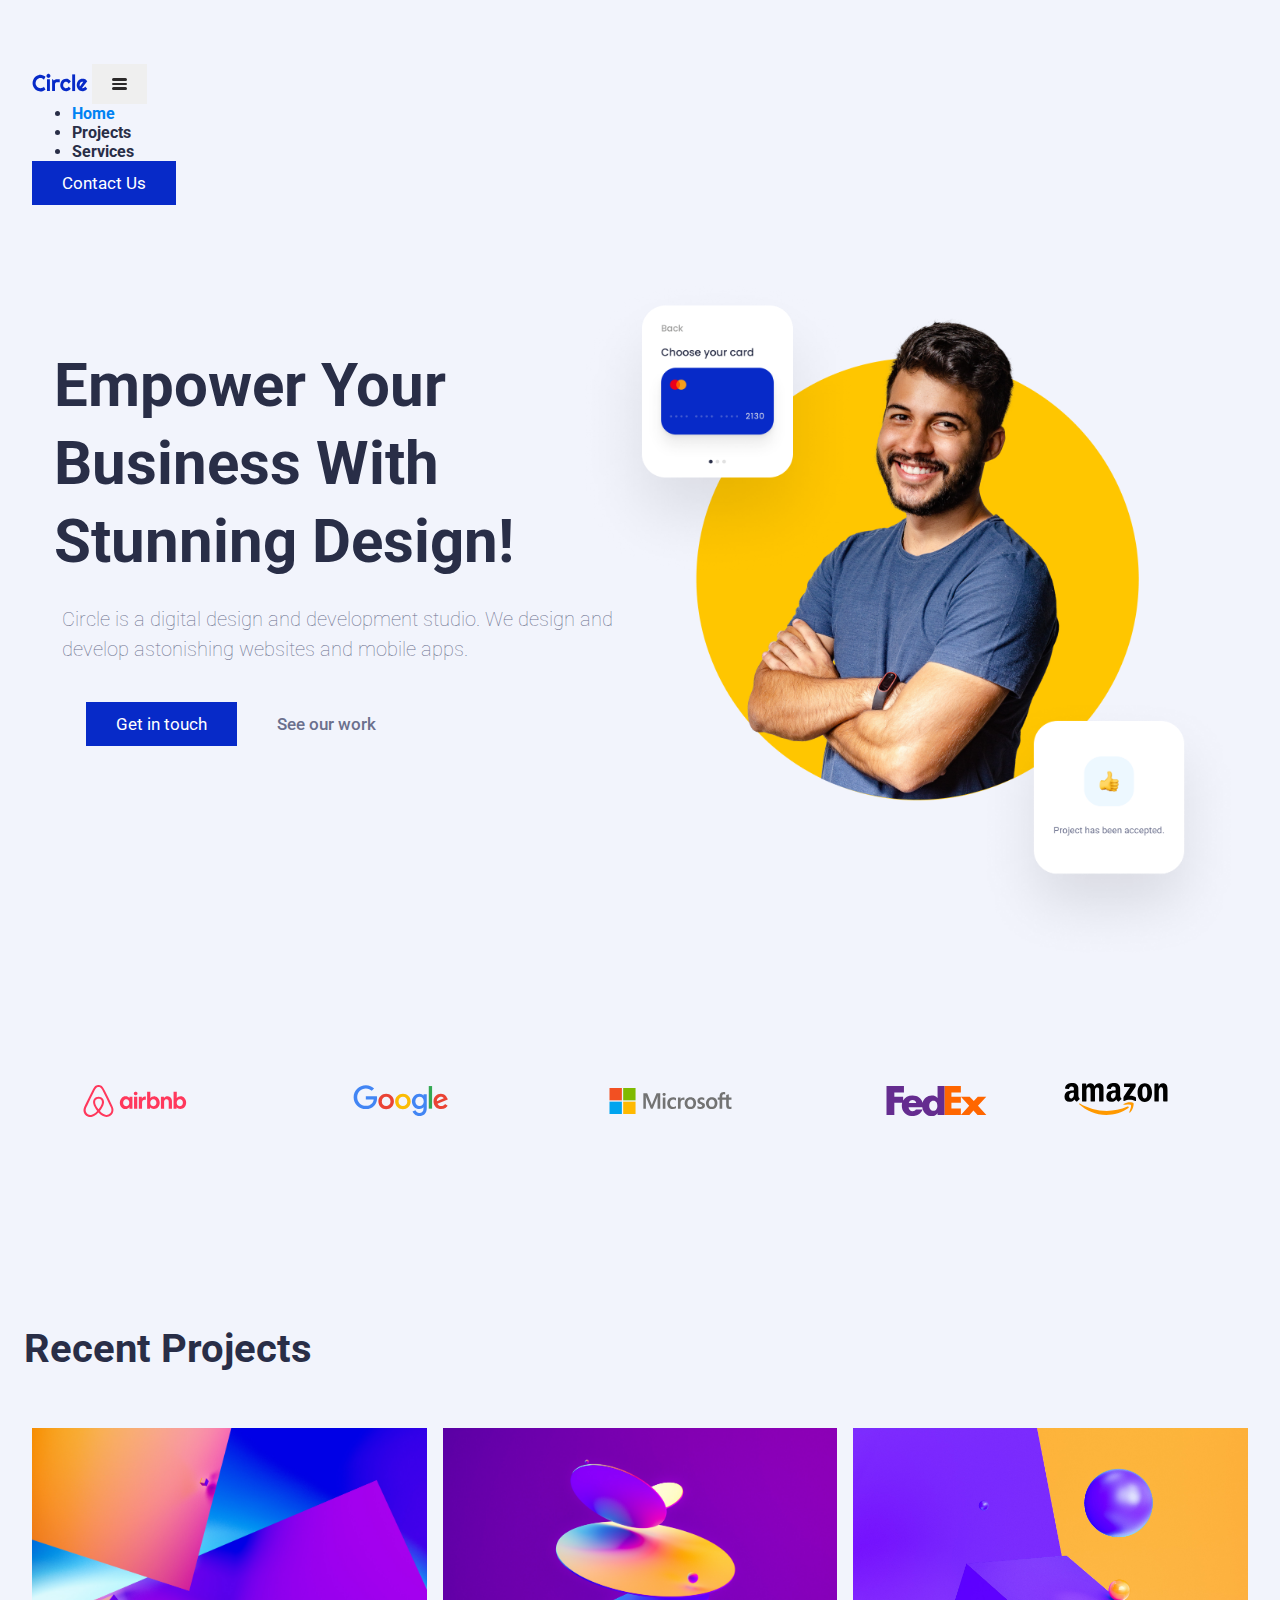
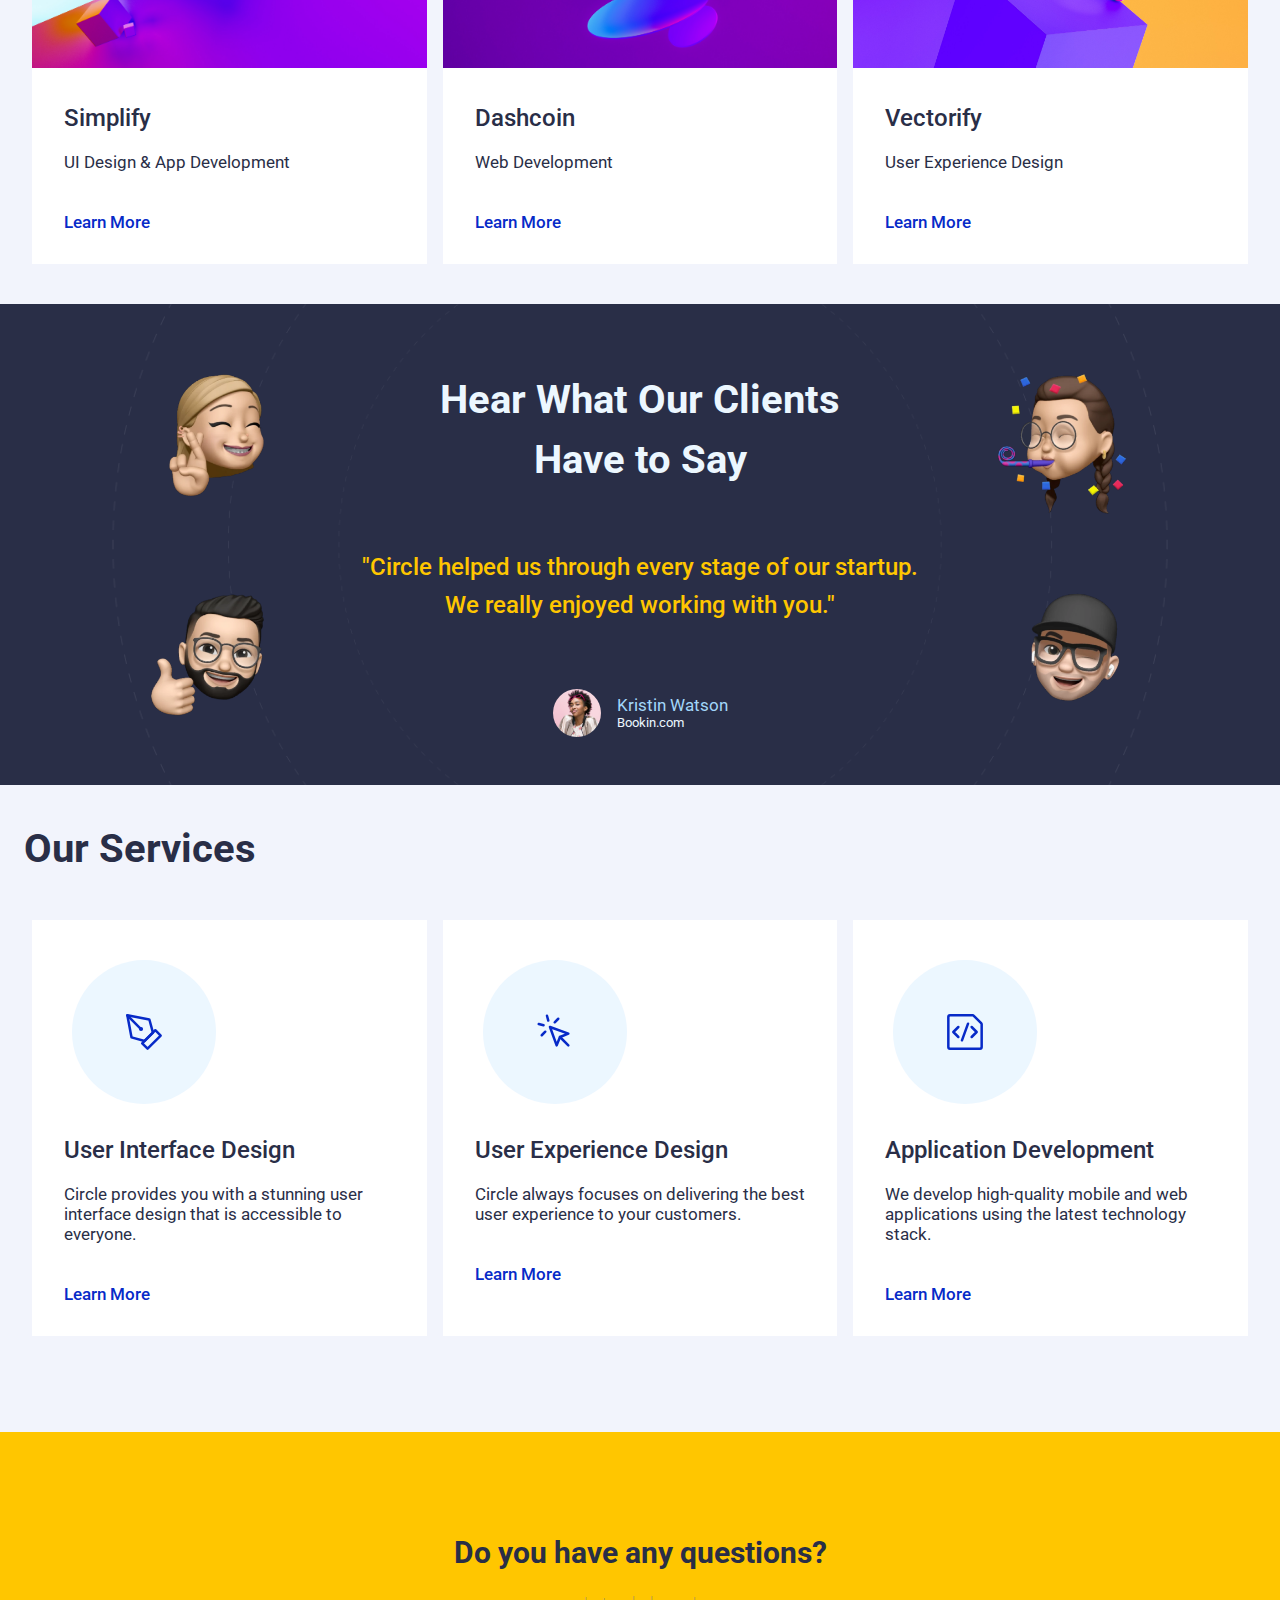
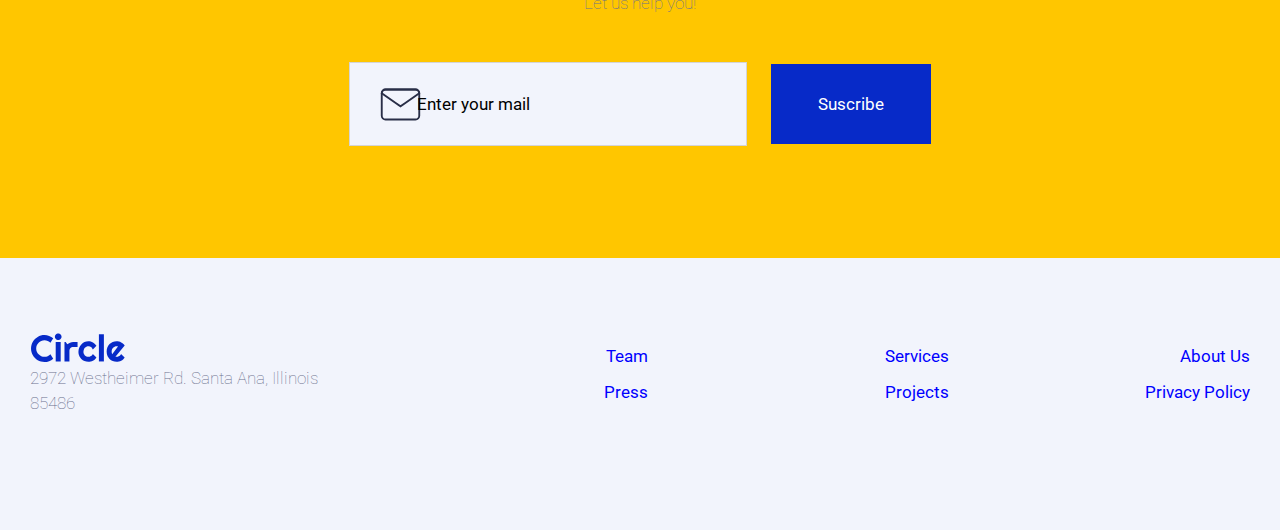
<file: index.html>
<!DOCTYPE html>
<html lang="es">
  <head>
    <meta charset="UTF-8" />
    <meta http-equiv="X-UA-Compatible" content="IE=edge" />
    <meta name="viewport" content="width=device-width, initial-scale=1.0" />
    <title>Circle - HomePage</title>
    <!-- CSS Bootstrap and Customize CSS native-->
    <link
      href="https://cdn.jsdelivr.net/npm/bootstrap@5.2.3/dist/css/bootstrap.min.css"
      rel="stylesheet"
      integrity="sha384-rbsA2VBKQhggwzxH7pPCaAqO46MgnOM80zW1RWuH61DGLwZJEdK2Kadq2F9CUG65"
      crossorigin="anonymous"
    />
    <!-- CSS media query on a link element -->
    <!-- mobile or común-->
    <link rel="stylesheet" href="../Style/styleMobileOrComun.css" />
    <!-- tablet, pc... -->
    <link
      rel="stylesheet"
      media="(min-width: 768px)"
      href="../Style/styleTablet.css"
    />
    <link
      rel="stylesheet"
      media="(min-width: 992px)"
      href="../Style/stylePC.css"
    />

    <!-- Google Fonts - Roboto -->
    <link rel="preconnect" href="https://fonts.googleapis.com" />
    <link rel="preconnect" href="https://fonts.gstatic.com" crossorigin />
    <link
      href="https://fonts.googleapis.com/css2?family=Roboto:wght@400;500;700;900&display=swap"
      rel="stylesheet"
    />
  </head>
  <body>
    <!-- Simulate a smartphone -->
    <!-- Navigation-->
    <nav class="navbar navbar-expand-lg">
      <div class="container-fluid">
        <img src="../Style/img/logos/circle.svg" alt="logo Circle" />
        <button
          class="navbar-toggler"
          type="button"
          data-bs-toggle="collapse"
          data-bs-target="#navbarResponsive"
          aria-controls="navbarResponsive"
          aria-expanded="false"
          aria-label="Toggle navigation"
        >
          <div class="toogler-icon"></div>
          <div class="toogler-icon"></div>
          <div class="toogler-icon"></div>
        </button>
        <div
          class="collapse navbar-collapse justify-content-center"
          id="navbarResponsive"
        >
          <ul class="navbar-nav py-4 py-lg-0">
            <li class="nav-item">
              <a class="nav-link" href="./index.html">Home</a>
            </li>
            <li class="nav-item">
              <a class="nav-link" href="#">Projects</a>
            </li>
            <li class="nav-item">
              <a class="nav-link" href="#">Services</a>
            </li>
          </ul>
        </div>
        <a href="./Page/contact-us.html" class="notDisplayMobileTablet"
          >Contact Us</a
        >
      </div>
    </nav>

    <section class="hero">
      <article>
        <h1>Empower Your Business With Stunning Design!</h1>
        <h4>
          Circle is a digital design and development studio. We design and
          develop astonishing websites and mobile apps.
        </h4>
        <div class="buttons">
          <button>Get in touch</button><button>See our work</button>
        </div>
      </article>
      <article>
        <img
          src="./Style/img/hero-section/card-1.png"
          class="notDisplayMobile"
          alt=""
        />
        <img
          src="./Style/img/hero-section/hero-image.png"
          alt="cliente feliz"
        />
        <img
          src="./Style/img/hero-section/card-2.png"
          class="notDisplayMobile"
          alt=""
        />
      </article>
    </section>
    <section class="clientes">
      <article class="cliente">
        <img src="../Style/img/logos/airbnb-logo.svg" alt="logo Airbnb" />
        <img src="../Style/img/logos/google-logo.svg" alt="logo Google" />
      </article>
      <article class="cliente">
        <img
          src="../Style/img/logos/microsoft-logo.svg"
          alt="logo microsoft-logo"
        />
        <img src="../Style/img/logos/fedex-logo.svg" alt="logo Fedex" />
      </article>
      <article class="notDisplayMobileTablet">
        <img src="../Style/img/logos/amazon-logo.svg" alt="logo Amazon" />
      </article>
    </section>
    <section class="projects">
      <h2>Recent Projects</h2>
      <div>
        <article>
          <img src="./Style/img/projects-section/1.jpg" alt="" />
          <div>
            <h3>Simplify</h3>
            <h5>UI Design & App Development</h5>
            <a href="./Page/project.html" rel="noopener noreferrer"
              >Learn More</a
            >
          </div>
        </article>
        <article>
          <img src="./Style/img/projects-section/2.jpg" alt="" />
          <div>
            <h3>Dashcoin</h3>
            <h5>Web Development</h5>
            <a href="./Page/project.html" rel="noopener noreferrer"
              >Learn More</a
            >
          </div>
        </article>
        <article>
          <img src="./Style/img/projects-section/3.jpg" alt="" />
          <div>
            <h3>Vectorify</h3>
            <h5>User Experience Design</h5>
            <a href="./Page/project.html" rel="noopener noreferrer"
              >Learn More</a
            >
          </div>
        </article>
      </div>
    </section>
    <section class="testimonial">
      <h2>Hear What Our Clients Have to Say</h2>
      <h3>
        "Circle helped us through every stage of our startup. We really enjoyed
        working with you."
      </h3>
      <article>
        <div class="perfil"></div>
        <div>
          <p class="perfilNombre">Kristin Watson</p>
          <p class="perfilEmpresa">Bookin.com</p>
        </div>
      </article>
      <img
        src="./Style/img/testimonial-section/memoji-1.png"
        alt=""
        class="notDisplayMobile"
      />
      <img
        src="./Style/img/testimonial-section/memoji-2.png"
        alt=""
        class="notDisplayMobile"
      />
      <img
        src="./Style/img/testimonial-section/memoji-3.png"
        alt=""
        class="notDisplayMobile"
      />
      <img
        src="./Style/img/testimonial-section/memoji-4.png"
        alt=""
        class="notDisplayMobile"
      />
    </section>

    <section class="projects services">
      <h2>Our Services</h2>
      <div>
        <article>
          <div>
            <div class="logo logo1"></div>
            <h3>User Interface Design</h3>
            <h5>
              Circle provides you with a stunning user interface design that is
              accessible to everyone.
            </h5>
            <a href="#">Learn More</a>
          </div>
        </article>
        <article>
          <div>
            <div class="logo logo2"></div>
            <h3>User Experience Design</h3>
            <h5>
              Circle always focuses on delivering the best user experience to
              your customers.
            </h5>
            <a href="#" rel="noopener noreferrer">Learn More</a>
          </div>
        </article>
        <article>
          <div>
            <div class="logo logo3"></div>
            <h3>Application Development</h3>
            <h5>
              We develop high-quality mobile and web applications using the
              latest technology stack.
            </h5>
            <a href="#" rel="noopener noreferrer">Learn More</a>
          </div>
        </article>
      </div>
    </section>

    <section class="contact-us">
      <h2>Do you have any questions?</h2>
      <h4>Let us help you!</h4>
      <form id="CTAForm" action="submit" method="post">
        <input type="email" id="mail" placeholder="Enter your mail" />
        <button type="submit">Suscribe</button>
      </form>
    </section>
    <footer>
      <div>
        <img src="../Style/img/logos/circle.svg" alt="logo Circle" />
        <h4>2972 Westheimer Rd. Santa Ana, Illinois 85486</h4>
      </div>
      <nav class="footer-links">
        <a href="#" class="footer-link">Team</a>
        <a href="#" class="footer-link">Services</a>
        <a href="#" class="footer-link">About Us</a>
        <a href="#" class="footer-link">Press</a>
        <a href="#" class="footer-link">Projects</a>
        <a href="#" class="footer-link">Privacy Policy</a>
      </nav>
    </footer>

    <script src="../JS/index.js"></script>
    <!-- JavaScript Bundle with Popper -->
    <script
      src="https://cdn.jsdelivr.net/npm/bootstrap@5.2.3/dist/js/bootstrap.bundle.min.js"
      integrity="sha384-kenU1KFdBIe4zVF0s0G1M5b4hcpxyD9F7jL+jjXkk+Q2h455rYXK/7HAuoJl+0I4"
      crossorigin="anonymous"
    ></script>
  </body>
</html>
</file>
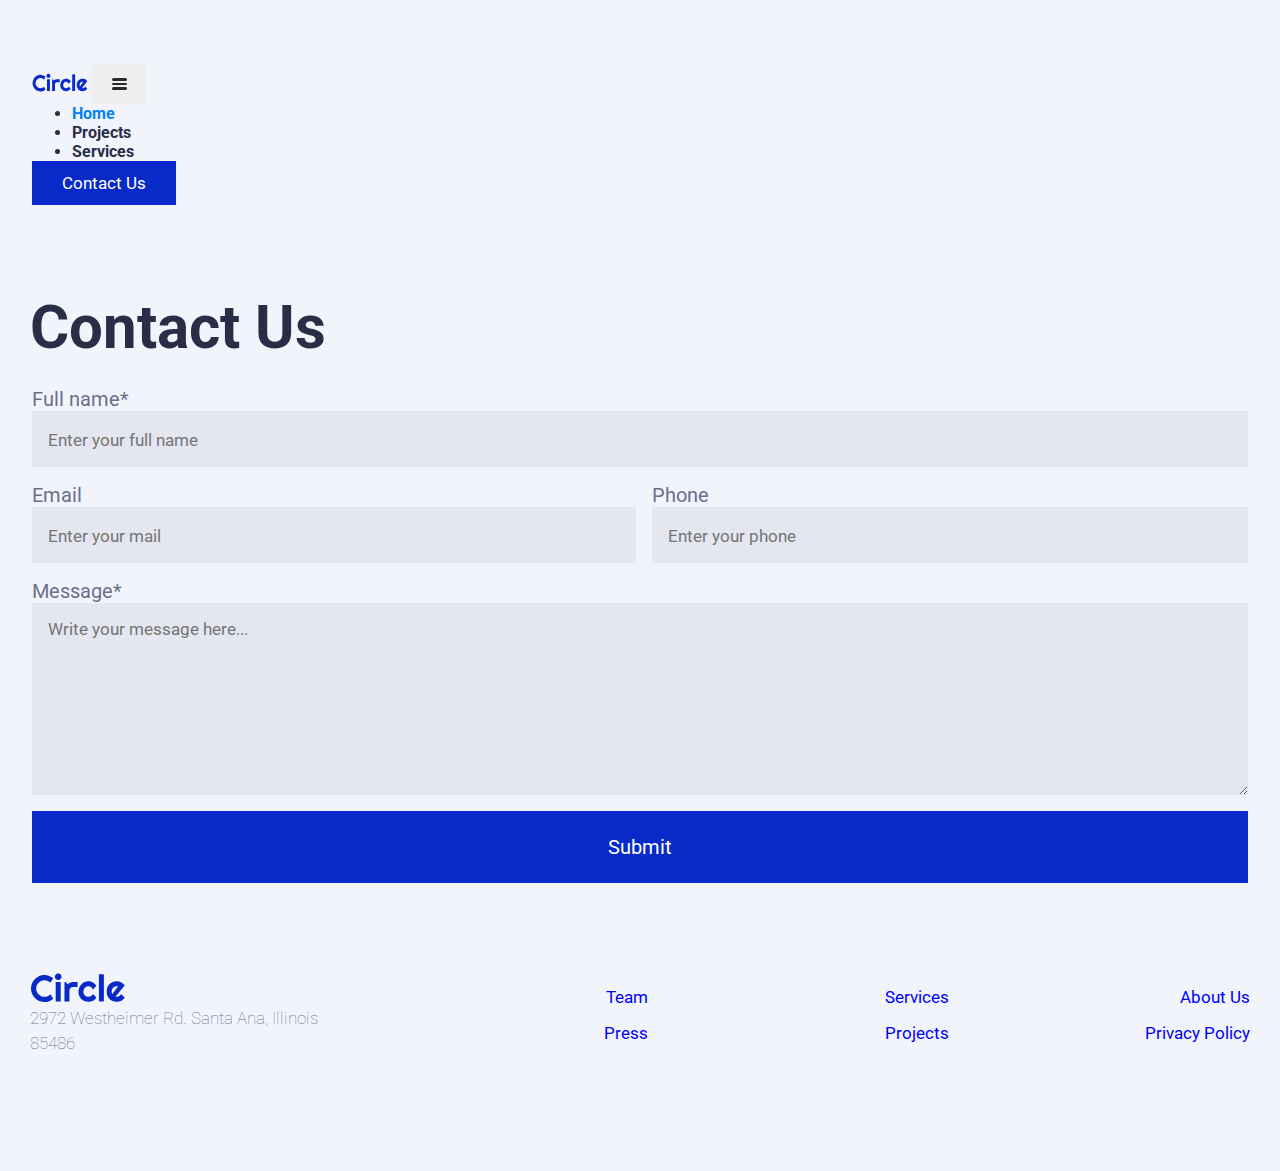
<file: Page/contact-us.html>
<!DOCTYPE html>
<html lang="es">
  <head>
    <meta charset="UTF-8" />
    <meta http-equiv="X-UA-Compatible" content="IE=edge" />
    <meta name="viewport" content="width=device-width, initial-scale=1.0" />
    <title>Circle - Contact-us</title>
    <!-- CSS Bootstrap and Customize CSS native-->
    <link
      href="https://cdn.jsdelivr.net/npm/bootstrap@5.2.3/dist/css/bootstrap.min.css"
      rel="stylesheet"
      integrity="sha384-rbsA2VBKQhggwzxH7pPCaAqO46MgnOM80zW1RWuH61DGLwZJEdK2Kadq2F9CUG65"
      crossorigin="anonymous"
    />
    <!-- CSS media query on a link element -->
    <!-- mobile or común-->
    <link rel="stylesheet" href="../Style/styleMobileOrComun.css" />
    <!-- tablet, pc... -->
    <link
      rel="stylesheet"
      media="(min-width: 768px)"
      href="../Style/styleTablet.css"
    />
    <link
      rel="stylesheet"
      media="(min-width: 992px)"
      href="../Style/stylePC.css"
    />
    <!-- Google Fonts - Roboto -->
    <link rel="preconnect" href="https://fonts.googleapis.com" />
    <link rel="preconnect" href="https://fonts.gstatic.com" crossorigin />
    <link
      href="https://fonts.googleapis.com/css2?family=Roboto:wght@400;500;700;900&display=swap"
      rel="stylesheet"
    />
  </head>
  <body>
    <!-- Simulate a smartphone -->
    <!-- Navigation-->
    <nav class="navbar navbar-expand-lg">
      <div class="container-fluid">
        <img src="../Style/img/logos/circle.svg" alt="logo Circle" />
        <button
          class="navbar-toggler"
          type="button"
          data-bs-toggle="collapse"
          data-bs-target="#navbarResponsive"
          aria-controls="navbarResponsive"
          aria-expanded="false"
          aria-label="Toggle navigation"
        >
          <div class="toogler-icon"></div>
          <div class="toogler-icon"></div>
          <div class="toogler-icon"></div>
        </button>
        <div
          class="collapse navbar-collapse justify-content-center"
          id="navbarResponsive"
        >
          <ul class="navbar-nav py-4 py-lg-0">
            <li class="nav-item">
              <a class="nav-link" href="../index.html">Home</a>
            </li>
            <li class="nav-item">
              <a class="nav-link" href="#">Projects</a>
            </li>
            <li class="nav-item">
              <a class="nav-link" href="#">Services</a>
            </li>
          </ul>
        </div>
        <a href="./contact-us.html" class="notDisplayMobileTablet"
          >Contact Us</a
        >
      </div>
    </nav>
    <main class="mainContactUs">
      <h1>Contact Us</h1>
      <form id="contactUsForm">
        <label for="fullName">Full name* </label>
        <input
          id="fullName"
          type="text"
          placeholder="Enter your full name"
          required
        />
        <div>
          <div>
            <label for="email">Email</label>
            <input id="email" type="email" placeholder="Enter your mail" />
          </div>
          <div>
            <label for="phone">Phone</label>
            <input
              id="phone"
              type="tel"
              pattern="[0-9]{9}"
              placeholder="Enter your phone"
            />
          </div>
        </div>
        <label for="message">Message*</label>
        <textarea
          id="mess"
          placeholder="Write your message here..."
          required
        ></textarea>
        <input type="submit" />
      </form>
    </main>
    <footer>
      <div>
        <img src="../Style/img/logos/circle.svg" alt="logo Circle" />
        <h4>2972 Westheimer Rd. Santa Ana, Illinois 85486</h4>
      </div>
      <nav class="footer-links">
        <a href="#" class="footer-link">Team</a>
        <a href="#" class="footer-link">Services</a>
        <a href="#" class="footer-link">About Us</a>
        <a href="#" class="footer-link">Press</a>
        <a href="#" class="footer-link">Projects</a>
        <a href="#" class="footer-link">Privacy Policy</a>
      </nav>
    </footer>

    <script src="../JS/index.js"></script>
    <!-- JavaScript Bundle with Popper -->
    <script
      src="https://cdn.jsdelivr.net/npm/bootstrap@5.2.3/dist/js/bootstrap.bundle.min.js"
      integrity="sha384-kenU1KFdBIe4zVF0s0G1M5b4hcpxyD9F7jL+jjXkk+Q2h455rYXK/7HAuoJl+0I4"
      crossorigin="anonymous"
    ></script>
  </body>
</html>
</file>
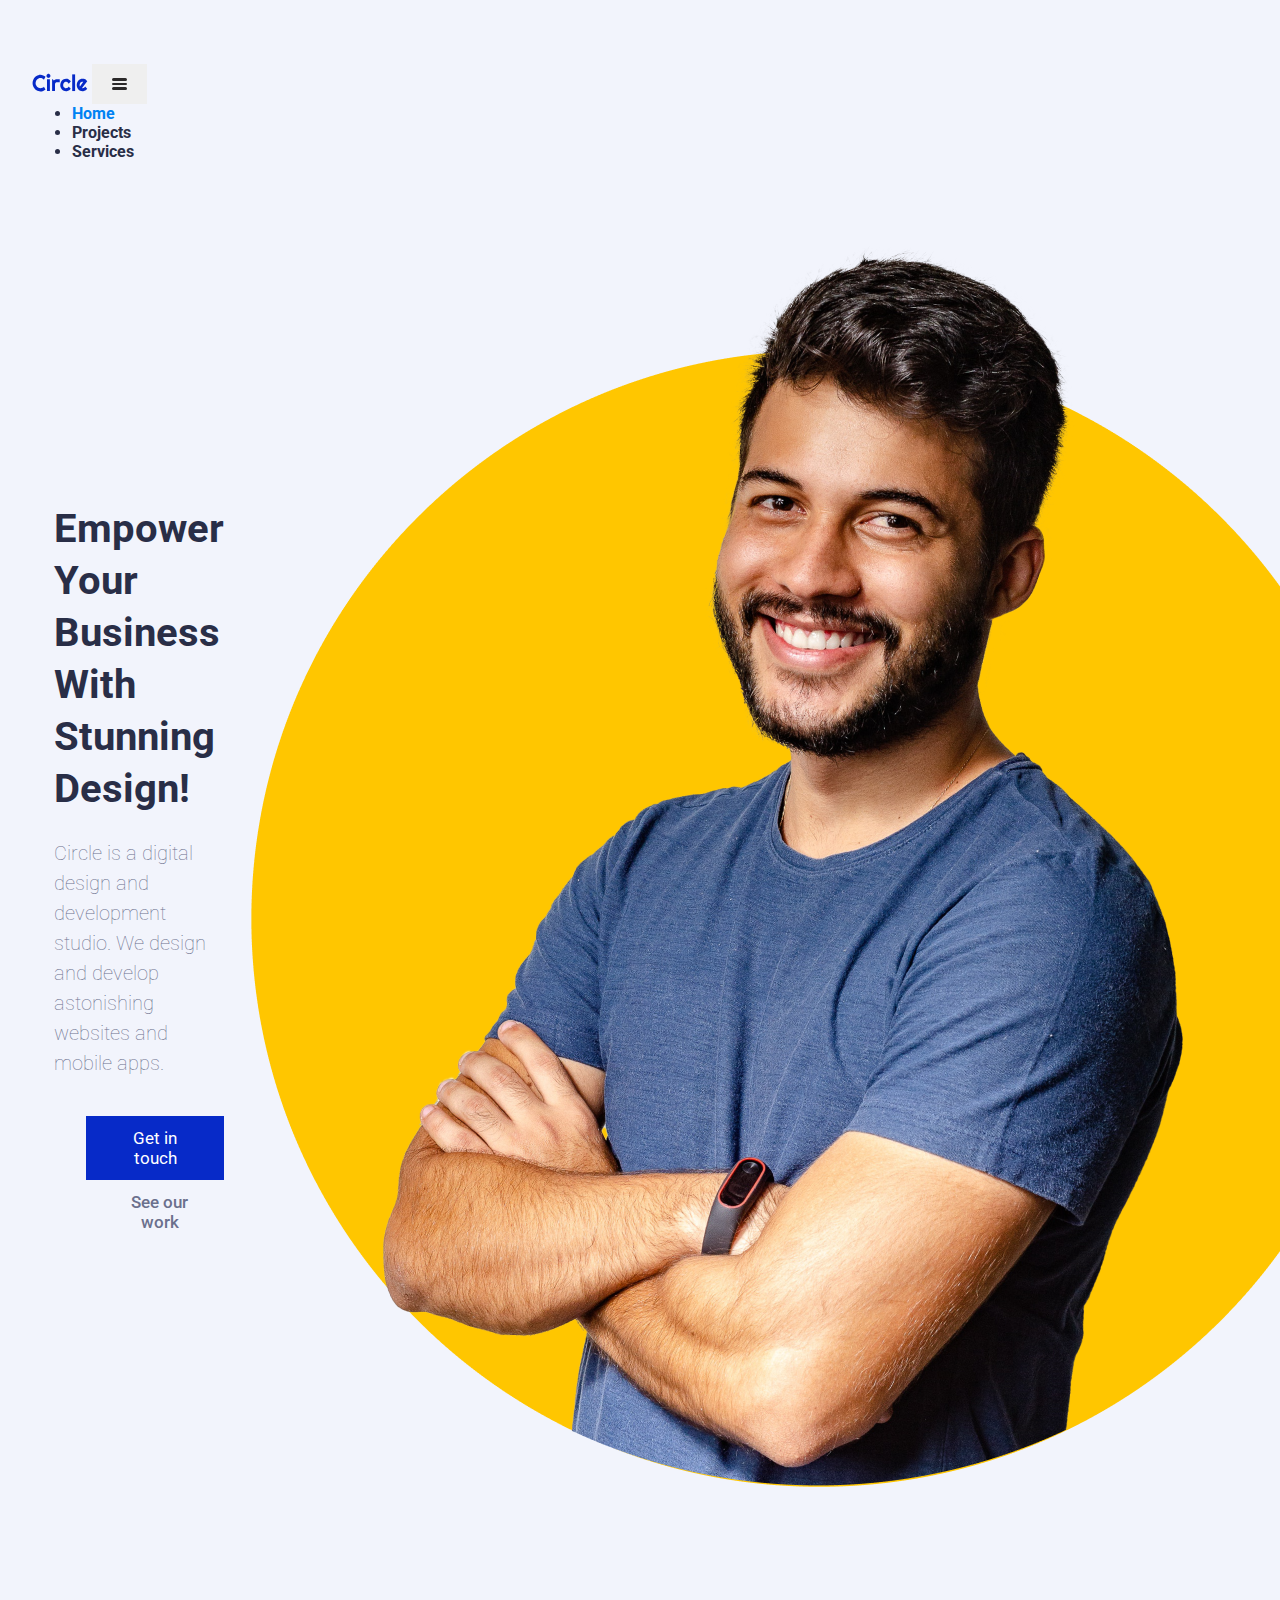
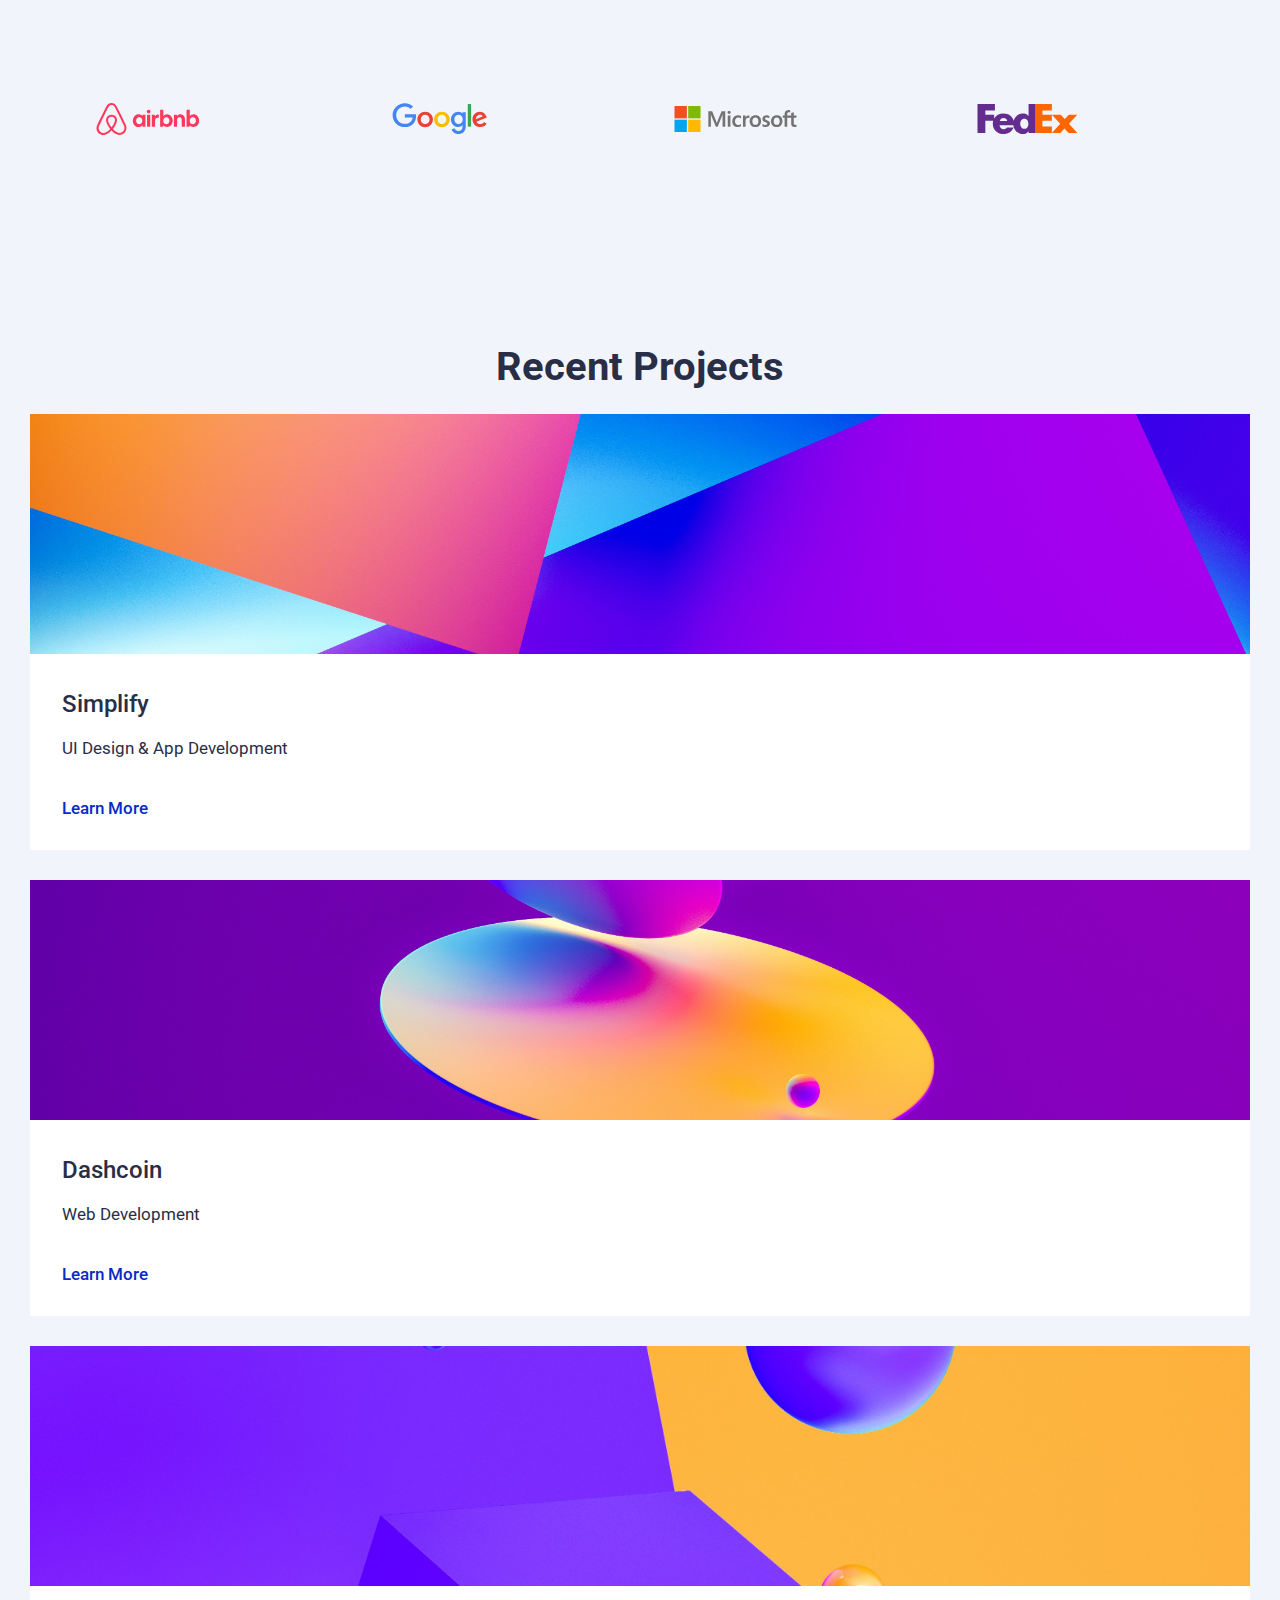
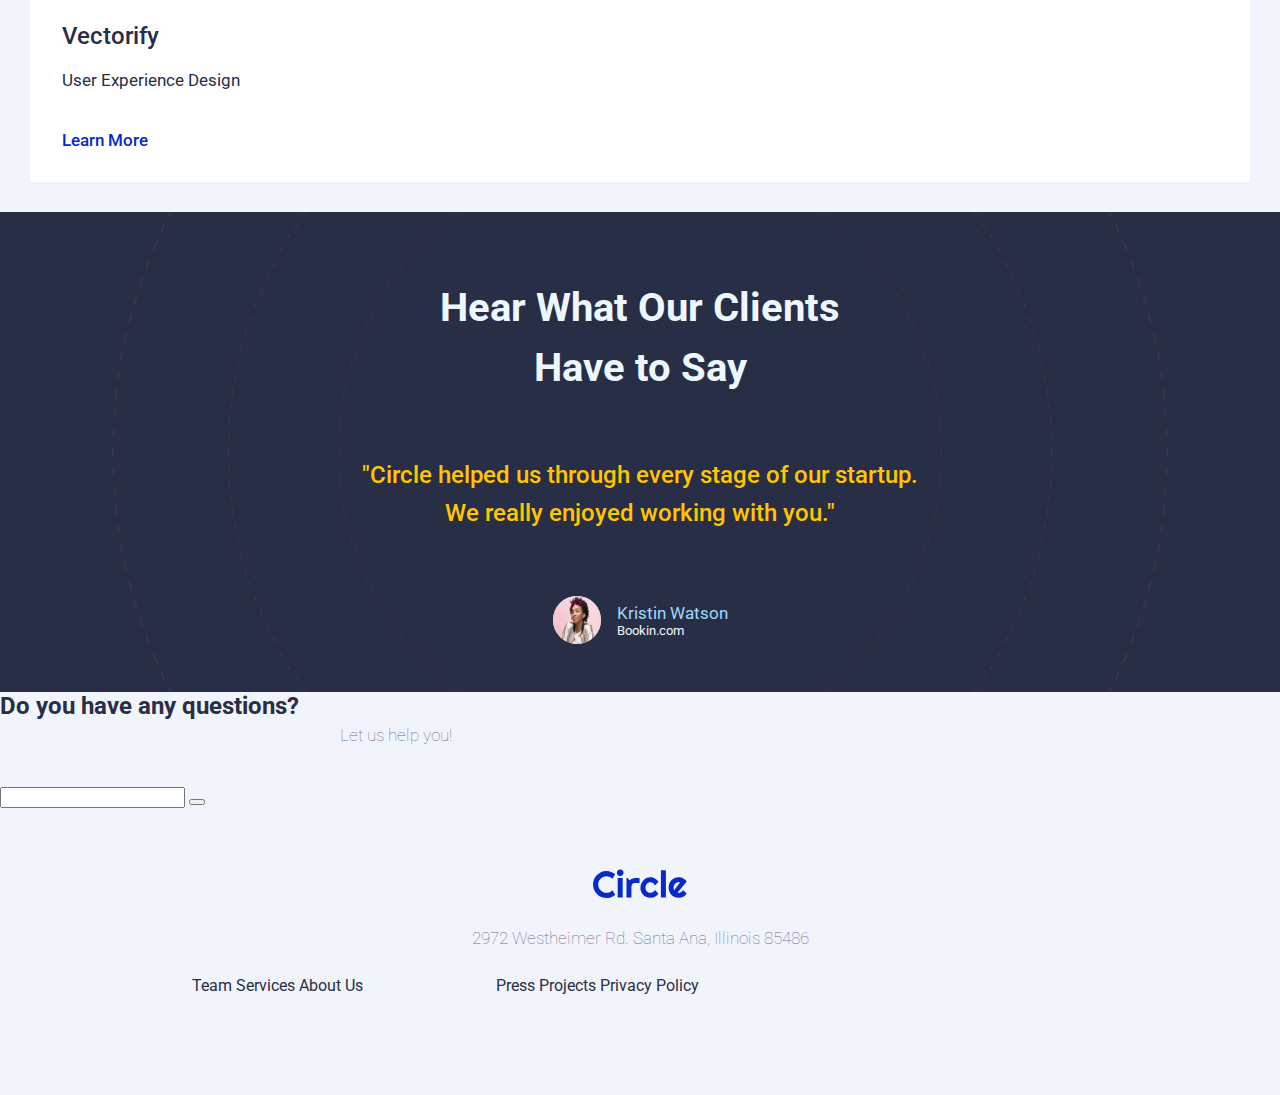
<file: Page/home.html>
<!DOCTYPE html>
<html lang="es">
  <head>
    <meta charset="UTF-8" />
    <meta http-equiv="X-UA-Compatible" content="IE=edge" />
    <meta name="viewport" content="width=device-width, initial-scale=1.0" />
    <title>Circle - HomePage</title>
    <!-- CSS Bootstrap and Customize CSS native-->
    <link
      href="https://cdn.jsdelivr.net/npm/bootstrap@5.2.3/dist/css/bootstrap.min.css"
      rel="stylesheet"
      integrity="sha384-rbsA2VBKQhggwzxH7pPCaAqO46MgnOM80zW1RWuH61DGLwZJEdK2Kadq2F9CUG65"
      crossorigin="anonymous"
    />
    <!-- CSS media query on a link element -->
    <!-- mobile or común-->
    <link rel="stylesheet" href="../Style/styleMobileOrComun.css" />
    <!-- tablet, pc... -->
    <link
      rel="stylesheet"
      media="(min-width: 991px)"
      href="../Style/stylePC.css"
    />

    <!-- Google Fonts - Roboto -->
    <link rel="preconnect" href="https://fonts.googleapis.com" />
    <link rel="preconnect" href="https://fonts.gstatic.com" crossorigin />
    <link
      href="https://fonts.googleapis.com/css2?family=Roboto:wght@400;500;700;900&display=swap"
      rel="stylesheet"
    />
  </head>
  <body>
    <!-- Simulate a smartphone -->
    <!-- Navigation-->
    <nav class="navbar navbar-expand-lg">
      <div class="container-fluid">
        <img src="../Style/img/logos/circle.svg" alt="logo Circle" />
        <button
          class="navbar-toggler"
          type="button"
          data-bs-toggle="collapse"
          data-bs-target="#navbarResponsive"
          aria-controls="navbarResponsive"
          aria-expanded="false"
          aria-label="Toggle navigation"
        >
          <div class="toogler-icon"></div>
          <div class="toogler-icon"></div>
          <div class="toogler-icon"></div>
        </button>
        <div class="collapse navbar-collapse" id="navbarResponsive">
          <ul class="navbar-nav ms-auto py-4 py-lg-0">
            <li class="nav-item">
              <a class="nav-link" href="/Page/home.html">Home</a>
            </li>
            <li class="nav-item">
              <a class="nav-link" href="#">Projects</a>
            </li>
            <li class="nav-item">
              <a class="nav-link" href="#">Services</a>
            </li>
          </ul>
        </div>
        <a href="./contact-us.html" class="notDisplayMobile">Contact Us</a>
      </div>
    </nav>

    <section class="hero">
      <article>
        <h1>Empower Your Business With Stunning Design!</h1>
        <h4>
          Circle is a digital design and development studio. We design and
          develop astonishing websites and mobile apps.
        </h4>
        <div class="buttons">
          <button>Get in touch</button><button>See our work</button>
        </div>
      </article>
      <article>
        <img
          src="../Style/img/hero-section/hero-image.png"
          alt="cliente feliz"
        />
      </article>
    </section>
    <section class="clientes">
      <article class="cliente">
        <img src="../Style/img/logos/airbnb-logo.svg" alt="logo Airbnb" />
        <img src="../Style/img/logos/google-logo.svg" alt="logo Google" />
      </article>
      <article class="cliente">
        <img
          src="../Style/img/logos/microsoft-logo.svg"
          alt="logo microsoft-logo"
        />
        <img src="../Style/img/logos/fedex-logo.svg" alt="logo Fedex" />
      </article>
      <article class="notDisplayMobile">
        <img src="../Style/img/logos/amazon-logo.svg" alt="logo Amazon" />
      </article>
    </section>
    <!-- PENDIENTE JS PARA "EMPUJAR" LOS PROYECTOS A MOSTAR -->
    <section class="projects">
      <h2>Recent Projects</h2>
      <article>
        <img src="../Style/img/projects-section/1.jpg" height: 240px alt="" />
        <div>
          <h3>Simplify</h3>
          <h5>UI Design & App Development</h5>
          <a href="http://" target="_blank" rel="noopener noreferrer"
            >Learn More</a
          >
        </div>
      </article>
      <article>
        <img src="../Style/img/projects-section/2.jpg" height: 240px alt="" />
        <div>
          <h3>Dashcoin</h3>
          <h5>Web Development</h5>
          <a href="http://" target="_blank" rel="noopener noreferrer"
            >Learn More</a
          >
        </div>
      </article>
      <article>
        <img src="../Style/img/projects-section/3.jpg" height: 240px alt="" />
        <div>
          <h3>Vectorify</h3>
          <h5>User Experience Design</h5>
          <a href="http://" target="_blank" rel="noopener noreferrer"
            >Learn More</a
          >
        </div>
      </article>
    </section>
    <section class="testimonial">
      <h2>Hear What Our Clients Have to Say</h2>
      <h3>
        "Circle helped us through every stage of our startup. We really enjoyed
        working with you."
      </h3>
      <article>
        <img
          src="../Style/img/testimonial-section/profile.png"
          alt="Foto carnet de Kristin Watson"
          class="perfil"
        />
        <div>
          <p class="perfilNombre">Kristin Watson</p>
          <p class="perfilEmpresa">Bookin.com</p>
        </div>
      </article>
    </section>

    <section></section>
    <section>
      <h2>Do you have any questions?</h2>
      <h4>Let us help you!</h4>
      <form action="submit" method="post">
        <input type="email" />
        <button type="submit"></button>
      </form>
    </section>
    <footer>
      <img src="../Style/img/logos/circle.svg" alt="logo Circle" />
      <h4>2972 Westheimer Rd. Santa Ana, Illinois 85486</h4>
      <nav class="footer-links">
        <div>
          <a href="#" class="footer-link">Team</a>
          <a href="#" class="footer-link">Services</a>
          <a href="#" class="footer-link">About Us</a>
        </div>
        <div>
          <a href="#" class="footer-link">Press</a>
          <a href="#" class="footer-link">Projects</a>
          <a href="#" class="footer-link">Privacy Policy</a>
        </div>
      </nav>
    </footer>

    <script src="../JS/index.js"></script>
    <!-- JavaScript Bundle with Popper -->
    <script
      src="https://cdn.jsdelivr.net/npm/bootstrap@5.2.3/dist/js/bootstrap.bundle.min.js"
      integrity="sha384-kenU1KFdBIe4zVF0s0G1M5b4hcpxyD9F7jL+jjXkk+Q2h455rYXK/7HAuoJl+0I4"
      crossorigin="anonymous"
    ></script>
  </body>
</html>
</file>
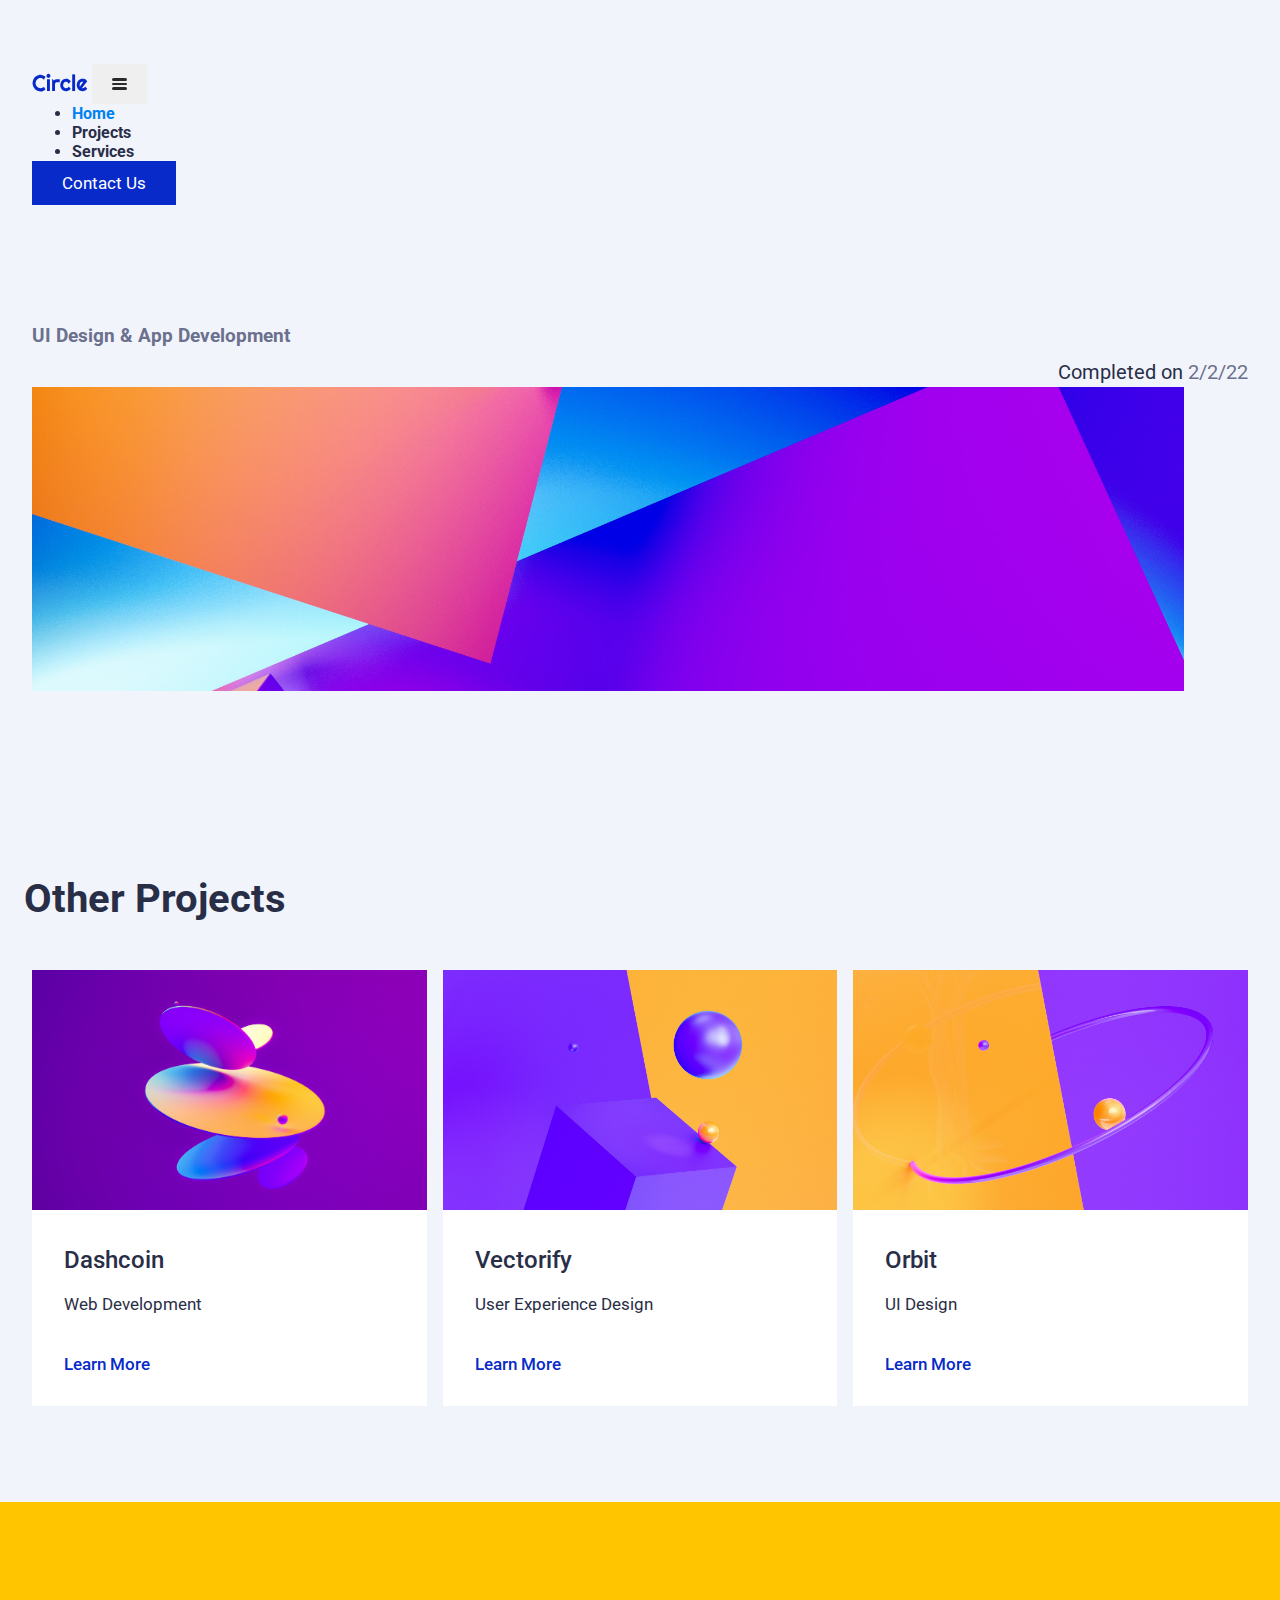
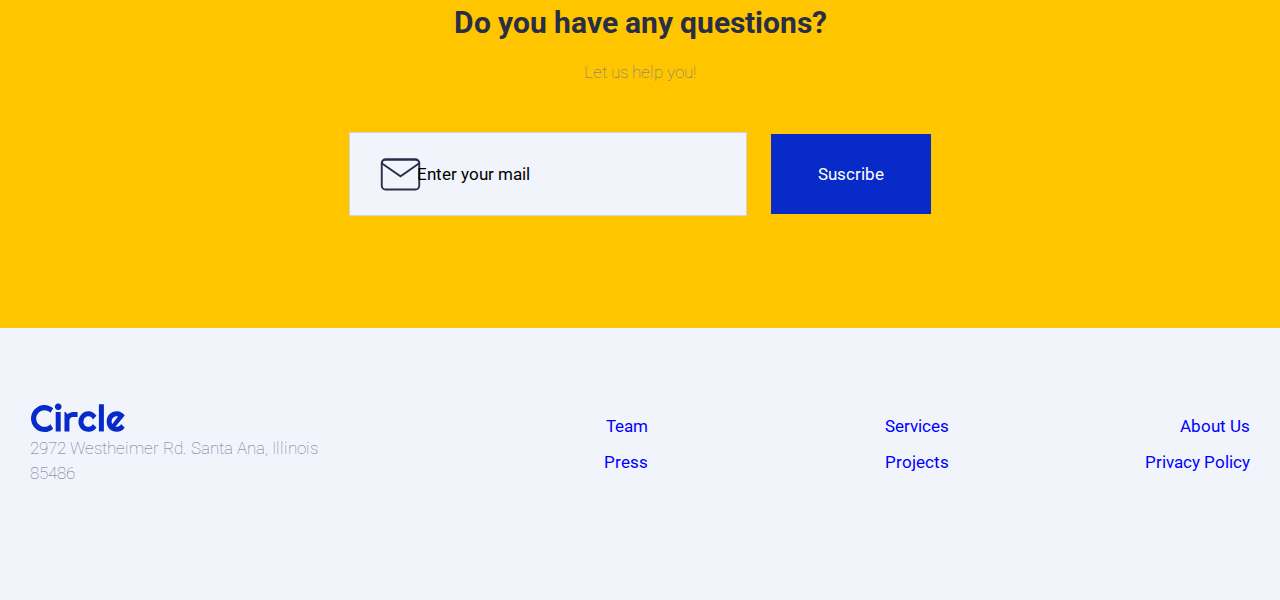
<file: Page/project.html>
<!DOCTYPE html>
<html lang="es">
  <head>
    <meta charset="UTF-8" />
    <meta http-equiv="X-UA-Compatible" content="IE=edge" />
    <meta name="viewport" content="width=device-width, initial-scale=1.0" />
    <title>Project - Selected</title>
    <!-- CSS Bootstrap and Customize CSS native-->
    <link
      href="https://cdn.jsdelivr.net/npm/bootstrap@5.2.3/dist/css/bootstrap.min.css"
      rel="stylesheet"
      integrity="sha384-rbsA2VBKQhggwzxH7pPCaAqO46MgnOM80zW1RWuH61DGLwZJEdK2Kadq2F9CUG65"
      crossorigin="anonymous"
    />
    <!-- CSS media query on a link element -->
    <!-- mobile or común-->
    <link rel="stylesheet" href="../Style/styleMobileOrComun.css" />
    <!-- tablet, pc... -->
    <link
      rel="stylesheet"
      media="(min-width: 768px)"
      href="../Style/styleTablet.css"
    />
    <link
      rel="stylesheet"
      media="(min-width: 992px)"
      href="../Style/stylePC.css"
    />

    <!-- Google Fonts - Roboto -->
    <link rel="preconnect" href="https://fonts.googleapis.com" />
    <link rel="preconnect" href="https://fonts.gstatic.com" crossorigin />
    <link
      href="https://fonts.googleapis.com/css2?family=Roboto:wght@400;500;700;900&display=swap"
      rel="stylesheet"
    />
  </head>
  <body>
    <!-- Simulate a smartphone -->
    <!-- Navigation-->
    <nav class="navbar navbar-expand-lg">
      <div class="container-fluid">
        <img src="../Style/img/logos/circle.svg" alt="logo Circle" />
        <button
          class="navbar-toggler"
          type="button"
          data-bs-toggle="collapse"
          data-bs-target="#navbarResponsive"
          aria-controls="navbarResponsive"
          aria-expanded="false"
          aria-label="Toggle navigation"
        >
          <div class="toogler-icon"></div>
          <div class="toogler-icon"></div>
          <div class="toogler-icon"></div>
        </button>
        <div
          class="collapse navbar-collapse justify-content-center"
          id="navbarResponsive"
        >
          <ul class="navbar-nav py-4 py-lg-0">
            <li class="nav-item">
              <a class="nav-link" href="../index.html">Home</a>
            </li>
            <li class="nav-item">
              <a class="nav-link" href="#">Projects</a>
            </li>
            <li class="nav-item">
              <a class="nav-link" href="#">Services</a>
            </li>
          </ul>
        </div>
        <a href="./contact-us.html" class="notDisplayMobileTablet"
          >Contact Us</a
        >
      </div>
    </nav>

    <main>
      <section class="dinamicProyect">
        <h2 id="titleProyect"></h2>
        <div>
          <h3>UI Design & App Development</h3>
          <p>Completed on <span>2/2/22</span></p>
        </div>
        <div class="contenedorImagenes">
          <img src="../Style/img/projects-section/1.jpg" alt="" />
          <!-- <img
            class="efecto"
            src="../Style/img/projects-section/1.jpg"
            alt=""
          /> -->
        </div>
        <article>
          <p id="bodyProyect"></p>
          <p id="userIdProyect"></p>
        </article>
      </section>

      <section class="projects services">
        <h2>Other Projects</h2>
        <div>
          <article style="display: none">
            <img src="../Style/img/projects-section/1.jpg" alt="" />
            <div>
              <h3>Simplify</h3>
              <h5>UI Design & App Development</h5>
              <a href="./project.html" target="_blank" rel="noopener noreferrer"
                >Learn More</a
              >
            </div>
          </article>
          <article>
            <img src="../Style/img/projects-section/2.jpg" alt="" />
            <div>
              <h3>Dashcoin</h3>
              <h5>Web Development</h5>
              <a href="./project.html" target="_blank" rel="noopener noreferrer"
                >Learn More</a
              >
            </div>
          </article>
          <article>
            <img src="../Style/img/projects-section/3.jpg" alt="" />
            <div>
              <h3>Vectorify</h3>
              <h5>User Experience Design</h5>
              <a href="./project.html" target="_blank" rel="noopener noreferrer"
                >Learn More</a
              >
            </div>
          </article>
          <article>
            <img src="../Style/img/projects-section/4.jpg" alt="" />
            <div>
              <h3>Orbit</h3>
              <h5>UI Design</h5>
              <a href="./project.html" target="_blank" rel="noopener noreferrer"
                >Learn More</a
              >
            </div>
          </article>
        </div>
      </section>

      <section class="contact-us">
        <h2>Do you have any questions?</h2>
        <h4>Let us help you!</h4>
        <form id="CTAForm" action="submit" method="post">
          <input type="email" id="mail" placeholder="Enter your mail" />
          <button type="submit">Suscribe</button>
        </form>
      </section>
    </main>

    <footer>
      <div>
        <img src="../Style/img/logos/circle.svg" alt="logo Circle" />
        <h4>2972 Westheimer Rd. Santa Ana, Illinois 85486</h4>
      </div>
      <nav class="footer-links">
        <a href="#" class="footer-link">Team</a>
        <a href="#" class="footer-link">Services</a>
        <a href="#" class="footer-link">About Us</a>
        <a href="#" class="footer-link">Press</a>
        <a href="#" class="footer-link">Projects</a>
        <a href="#" class="footer-link">Privacy Policy</a>
      </nav>
    </footer>

    <script src="../JS/index.js"></script>
    <!-- JavaScript Bundle with Popper -->
    <script
      src="https://cdn.jsdelivr.net/npm/bootstrap@5.2.3/dist/js/bootstrap.bundle.min.js"
      integrity="sha384-kenU1KFdBIe4zVF0s0G1M5b4hcpxyD9F7jL+jjXkk+Q2h455rYXK/7HAuoJl+0I4"
      crossorigin="anonymous"
    ></script>
  </body>
</html>
</file>
<file: Style/styleMobileOrComun.css>
/* Customize CSS native */

* {
  font-family: Roboto, sans-serif;
  margin: 0;
  color: #292e47;
}
body {
  background-color: #f2f4fc;
}

.notDisplayMobile,
.notDisplayMobileTablet {
  display: none;
  /* padding: 15px 30px;
  background-color: #072ac8;
  font-size: 17px; */
}

a {
  text-decoration: none;
}

/* ********************** Start INDEX ********************** */
/* nav */
nav .container-fluid {
  padding: 2px 32px;
}
nav .container-fluid > img {
  width: 3.5rem;
}
nav . .navbar-toggler-icon {
  background-image: none;
}

nav .toogler-icon {
  width: 15px;
  height: 2.5px;
  background-color: #2b2929;
  margin: 2px;
  border-radius: 5px;
}

nav .navbar-toggler {
  padding: 12px 18px;
  font-size: 0.75rem;
  border-style: none;
}
.navbar-brand > img {
  width: 60px;
  height: 18px;
}

/* section #1 */
.hero {
  margin: 0 30px;
  text-align: center;
}

h1 {
  font-weight: 700;
  font-size: 40px;
  line-height: 130%;
  padding: 20px 0;
}
h4 {
  color: #6b708d;
  font-size: 17px;
  line-height: 150%;
  padding-top: 3px;
  font-weight: 100;
  max-width: 600px;
  margin: 0 auto 2.4rem;
}

.hero button {
  padding: 12px 30px;
  font-size: 17px;
  border: 0;
}

.hero button:first-child {
  background-color: #072ac8;
  color: white;
}
.hero button:last-child {
  color: #6b708d;
  font-weight: 500;
  text-decoration: none;
  background: none;
  margin-left: 0.6rem;
}

.hero .buttons {
  margin-left: 2rem;
}

.hero img:nth-child(2) {
  max-width: 80%;
  vertical-align: middle;
  display: inline-block;
  margin-top: 40px;
}

.clientes {
  display: flex;
  flex-direction: column;
  height: 48vh;
  align-items: center;
  justify-content: space-evenly;
}

.clientes .cliente {
  width: 100vw;
  display: flex;
  justify-content: space-around;
}

/* Section2 */
.projects {
  margin: 0.5rem 0;
}
.projects h2 {
  text-align: center;
  font-weight: 700;
  font-size: 40px;
  margin-bottom: 1.5rem;
}
.projects article {
  background-color: white;
  margin: 0 30px 30px;
}
.projects img {
  width: 100%;
  height: 240px;
  object-fit: cover;
}
.projects div {
  padding: 2rem;
}
.projects h3 {
  font-size: 24px;
  font-weight: 500;
  margin-bottom: 20px;
}
.projects h5 {
  font-size: 17px;
  font-weight: 400;
  margin-bottom: 2.5rem;
}

.projects a {
  color: #072ac8;
  font-size: 17px;
  font-weight: 500;
}

/* Testimonial */
.testimonial {
  background-image: url("./img/testimonial-section/orbit.png");
  background-color: #292e47;
  background-size: cover;
  background-position: 50% 50%;
  background-repeat: no-repeat;
  text-align: center;
  display: flex;
  flex-direction: column;
  align-items: center;
  padding: 1rem;
}
.testimonial h2 {
  margin: 50px;
  color: #ecf7ff;
  font-size: 40px;
  max-width: 400px;
  line-height: 150%;
}
.testimonial h3 {
  max-width: 560px;
  color: #ffc600;
  font-size: 24px;
  line-height: 160%;
  font-weight: 500;
  margin: 0.5rem 0;
}
.testimonial article {
  display: flex;
  flex-direction: row;
  align-items: center;
  margin: 3.5rem 0 2rem;
}

.perfil {
  border-radius: 50%;
  width: 3rem;
  height: 3rem;
  background-image: url("./img/testimonial-section/profile.png");
  background-position: 50% 50%;
  background-size: cover;
  background-repeat: no-repeat;
}

div:has(> .perfilNombre) {
  display: flex;
  flex-direction: column;
  align-items: flex-start;
  margin-left: 1rem;
}

.perfilNombre,
.perfilEmpresa {
  margin: 0;
}

.perfilNombre {
  color: #a2d6f9;
  font-size: 17px;
}

.perfilEmpresa {
  color: #ecf7ff;
  font-size: 13px;
}
/* services */
.services h2 {
  margin: 2.5rem auto 1rem;
}
.services .logo {
  border-radius: 50%;
  width: 5rem;
  height: 5rem;
  background-color: #ecf7ff;
  background-position: 50% 50%;
  background-size: auto;
  background-repeat: no-repeat;
  margin: 0.5rem 0.5rem 2rem;
}
.logo1 {
  background-image: url("./img/services-section/icons/1.svg");
}
.logo2 {
  background-image: url("./img/services-section/icons/2.svg");
}
.logo3 {
  background-image: url("./img/services-section/icons/3.svg");
}

/* contact-us */
.contact-us {
  display: flex;
  flex-direction: column;
  align-items: center;
  background-color: #ffc600;
  margin-top: 4rem;
}

.contact-us h2 {
  margin: 6.2rem auto 0.8rem;
  font-size: 30px;
  font-weight: 700;
  line-height: 44px;
}

.contact-us form {
  display: flex;
  flex-direction: column;
  align-items: center;
  margin-bottom: 5.5rem;
  margin-top: 0.5rem;
}

.contact-us form * {
  height: 5rem;
  width: 24.5rem;
  border: none;
}

.contact-us form > input {
  background-image: url(./img/newsletter/icon/mail.svg);
  background-position: 8% 50%;
  background-color: #f2f4fc;
  background-repeat: no-repeat;
  background-size: 5vh;
  text-indent: 65px;
  margin-bottom: 1.5rem;
  border: solid 1px #cccc;
  font-size: 17px;
}
.contact-us ::placeholder {
  color: black;
}
.contact-us form > button {
  padding: 15px 30px;
  background-color: #072ac8;
  font-size: 17px;
  color: white;
}

/* Borrar solo para pruebas */
footer {
  display: flex;
  flex-direction: column;
  align-items: center;
  margin: 60px 30px 100px;
}

footer > div:nth-child(1) {
  display: contents;
}

footer img {
  width: 6rem;
}

footer h4 {
  margin: 1.5rem 5rem;
  text-align: center;
}

footer nav {
  width: 70vw;
  display: grid;
  grid-auto-columns: 1fr;
  grid-column-gap: 16px;
  grid-row-gap: 16px;
  grid-template-columns: 1fr 1fr 1fr;
}

footer nav > a {
  color: blue;
  font-size: 17px;
}

/* ********************** Start CONTACT ********************** */
.mainContactUs {
  display: flex;
  flex-direction: column;
  margin-bottom: 10px;
  font-size: 20px;
  font-weight: 400;
}
.mainContactUs h1 {
  margin-left: 30px;
}
.mainContactUs form {
  display: flex;
  flex-direction: column;
  align-items: start;
  width: -moz-available; /* WebKit-based browsers will ignore this. */
  width: -webkit-fill-available; /* Mozilla-based browsers will ignore this. */
  margin: 0 2rem;
}

.mainContactUs form * {
  width: -moz-available; /* WebKit-based browsers will ignore this. */
  width: -webkit-fill-available; /* Mozilla-based browsers will ignore this. */
  color: #6b708d;
  font-size: 20px;
  font-weight: 400;
}
.mainContactUs form ::placeholder {
  font-size: 17px;
}
.mainContactUs form input,
.mainContactUs form textarea {
  margin-bottom: 1rem;
  padding: 1rem;
  background-color: rgba(107, 112, 141, 0.1);
  border: none;
}
.mainContactUs form textarea {
  height: 10rem;
}
.mainContactUs [type="submit"]:not(:disabled) {
  padding: 1.5rem;
  background-color: #072ac8;
  color: white;
}

/* ********************** Start PROYECT (selected)********************** */

.dinamicProyect {
  padding: 2rem;
}
.dinamicProyect div {
  display: flex;
  flex-direction: row;
  justify-content: space-between;
}
.dinamicProyect h2 {
  text-align: left;
  font-weight: 700;
  font-size: 40px;
  margin-bottom: 1.5rem;
}
.dinamicProyect h3 {
  color: #6b708d;
}
.dinamicProyect span {
  color: #6b708d;
}

.dinamicProyect img {
  width: 90vw;
  object-fit: cover;
  max-height: 19rem;
}

#bodyProyect {
  margin-top:7rem;
}

.dinamicProyect p {
  font-size: 20px;
  line-height: 30px;
  margin-top: 2rem;
}

/* .dinamicProyect .efecto {
  position: absolute;
  right: -32px;
  top: -50px;
  z-index: -1;
  opacity: 0.4;
  filter: saturate(100%) blur(32px);
  width: 100vw;
  max-height: 65vh;
}

hijo {
  padding: 2rem;
  /* position: relative; */
  background-image: url(./img/projects-section/1.jpg);
  background-size: cover;
  opacity: 0.4;
  filter: saturate(100%) blur(32px);
}  */
</file>
<file: Style/styleTablet.css>
/* Customize CSS native */

.notDisplayMobile {
  display: inline-block;
}

/* ********************** Start index  ********************** */
h1 {
  font-size: 60px;
}

.hero article:nth-child(2) {
  position: relative;
}

.hero article:nth-child(2) > img:nth-child(1) {
  position: absolute;
  max-width: 300px;
  left: -5%;
  top: 6%;
  right: auto;
  bottom: auto;
}

.hero article:nth-child(2) > img:nth-child(3) {
  position: absolute;
  max-width: 274px;
  left: auto;
  top: auto;
  right: -10%;
  bottom: -15%;
}

/* Clientes */
.clientes {
  margin-top: 5rem;
}

/* Projects */
.projects h2 {
  text-align: start;
  margin-left: 1.5rem;
}
.projects > div {
  display: grid;
  grid-auto-columns: 1fr;
  grid-column-gap: 16px;
  grid-row-gap: 16px;
  grid-template-columns: 1fr 1fr;
  margin: 0 auto;
}
.projects article {
  margin: 0;
}

/* testimonial */
.testimonial {
  position: relative;
}
.testimonial > img {
  position: absolute;
  width: 13%;
}
.testimonial > img:nth-child(4) {
  left: 10%;
  top: 10%;
}
.testimonial > img:nth-child(6) {
  left: 10%;
  bottom: 10%;
}
.testimonial > img:nth-child(5) {
  right: 10%;
  bottom: 10%;
}
.testimonial > img:nth-child(7) {
  right: 10%;
  top: 10%;
}

/* services */
.services div {
  grid-template-columns: 1fr 1fr 1fr;
}

/* contact-us */
.contact-us form {
  flex-direction: row;
  align-items: baseline;
}
.contact-us button {
  width: 10rem;
  margin-left: 1.5rem;
}

/* footer */
footer {
  flex-direction: row;
  height: 7rem;
  justify-content: space-around;
  text-align: end;
}
footer > div:nth-child(1) {
  display: flex;
  flex-direction: column;
  justify-content: center;
}

footer h4 {
  margin: 0;
  text-align: start;
}

/* ********************** Start Page Contact us ********************** */
.mainContactUs form > div {
  display: flex;
  flex-direction: row;
  width: inherit;
}
.mainContactUs form > div > div:nth-child(2) {
  margin-left: 1rem;
}
</file>
<file: Style/stylePC.css>
/* Customize CSS native */

.notDisplayMobileTablet {
  display: inline-block;
}
.notDisplayMobileTa {
}

/* Start navBar */
nav .container-fluid {
  padding-top: 4rem;
  padding-bottom: 4rem;
}

li:nth-child(1) a:nth-child(1) {
  color: #0082f3;
  font-weight: 700;
}
li:nth-child(2) a:nth-child(1) {
  font-weight: 700;
}
li:nth-child(3) a:nth-child(1) {
  font-weight: 700;
}

li:nth-child(1) a:nth-child(1):hover {
  color: #072ac8;
}
li:nth-child(2) a:nth-child(1):hover {
  color: #072ac8;
}
li:nth-child(3) a:nth-child(1):hover {
  color: #072ac8;
}

a.notDisplayMobileTablet {
  padding: 12px 30px;
  font-size: 17px;
  border: 0;
  background-color: #072ac8;
  color: white;
}

/* pruebas */
.hero {
  display: flex;
}

.hero article:nth-child(1) {
  display: flex;
  align-content: center;
  justify-content: center;
  flex-direction: column;
  text-align: start;
  margin: 1.5rem;
}

.hero h4 {
  font-size: 20px;
}

.hero article:nth-child(2) > img:nth-child(1) {
  left: -23%;
  top: -0.1%;
}
.hero article:nth-child(2) > img:nth-child(2) {
  display: flex;
  align-content: center;
  justify-content: center;
}

.hero article:nth-child(2) > img:nth-child(3) {
  left: 50%;
  bottom: -30%;
}
/* Clientes */
.clientes {
  flex-direction: row;
  margin-right: 7rem;
  align-items: center;
}

/* projects */
.projects > div {
  grid-template-columns: 1fr 1fr 1fr;
}
</file>
